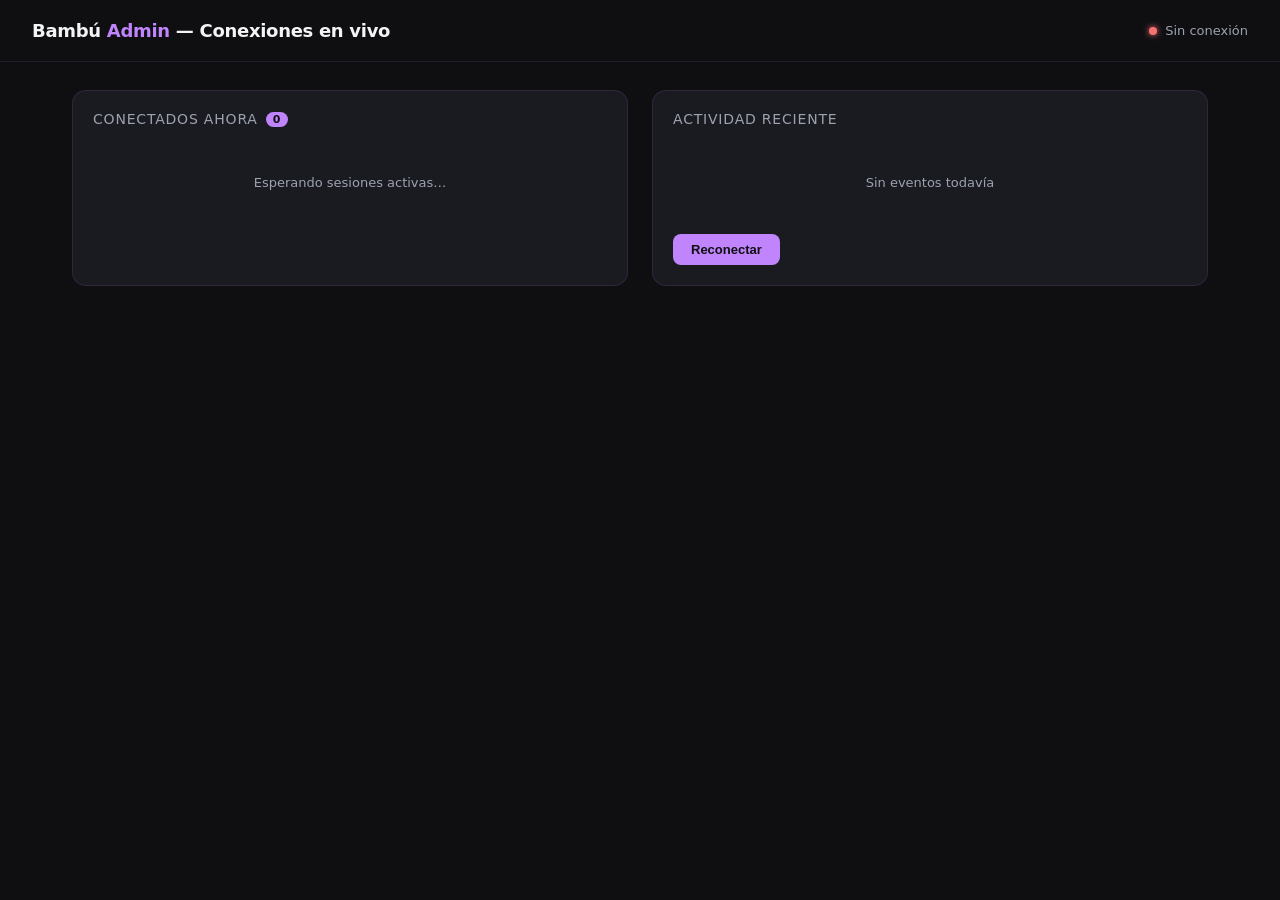
<file: admin-panel/index.html>
<!DOCTYPE html>
<html lang="es">
<head>
    <meta charset="UTF-8">
    <meta name="viewport" content="width=device-width, initial-scale=1.0">
    <title>Bambú Admin — Conexiones en Vivo</title>
    <style>
        :root {
            --bg: #0f0f12;
            --bg-card: #1a1a21;
            --bg-item: #22222c;
            --border: rgba(192, 132, 252, 0.12);
            --text: #f3f4f6;
            --muted: #9ca3af;
            --accent: #c084fc;
            --green: #34d399;
            --red: #f87171;
            --yellow: #fbbf24;
        }

        * { box-sizing: border-box; margin: 0; padding: 0; }

        body {
            background: var(--bg);
            color: var(--text);
            font-family: 'Segoe UI', system-ui, sans-serif;
            min-height: 100vh;
        }

        header {
            padding: 20px 32px;
            border-bottom: 1px solid var(--border);
            display: flex;
            align-items: center;
            justify-content: space-between;
        }

        header h1 {
            font-size: 18px;
            font-weight: 600;
            letter-spacing: -0.3px;
        }

        header h1 span { color: var(--accent); }

        #status-badge {
            display: flex;
            align-items: center;
            gap: 8px;
            font-size: 13px;
            color: var(--muted);
        }

        #status-dot {
            width: 8px; height: 8px;
            border-radius: 50%;
            background: var(--yellow);
            transition: background 0.3s;
        }

        #status-dot.ok     { background: var(--green); box-shadow: 0 0 6px var(--green); }
        #status-dot.error  { background: var(--red);   box-shadow: 0 0 6px var(--red); }

        main {
            display: grid;
            grid-template-columns: 1fr 1fr;
            gap: 24px;
            padding: 28px 32px;
            max-width: 1200px;
            margin: 0 auto;
        }

        @media (max-width: 700px) { main { grid-template-columns: 1fr; } }

        section {
            background: var(--bg-card);
            border: 1px solid var(--border);
            border-radius: 14px;
            padding: 20px;
        }

        section h2 {
            font-size: 14px;
            font-weight: 500;
            color: var(--muted);
            text-transform: uppercase;
            letter-spacing: 0.8px;
            margin-bottom: 16px;
            display: flex;
            align-items: center;
            gap: 8px;
        }

        section h2 .count {
            background: var(--accent);
            color: #0f0f12;
            font-size: 11px;
            font-weight: 700;
            padding: 1px 7px;
            border-radius: 20px;
        }

        #conectados-list, #eventos-list {
            display: flex;
            flex-direction: column;
            gap: 10px;
            max-height: 420px;
            overflow-y: auto;
        }

        .user-card {
            background: var(--bg-item);
            border-radius: 10px;
            padding: 12px 14px;
            display: flex;
            align-items: center;
            gap: 12px;
            animation: fadeIn 0.3s ease;
        }

        .user-avatar {
            width: 36px; height: 36px;
            border-radius: 50%;
            background: rgba(192, 132, 252, 0.15);
            border: 1px solid rgba(192, 132, 252, 0.3);
            display: flex; align-items: center; justify-content: center;
            font-size: 15px;
            flex-shrink: 0;
        }

        .user-info { flex: 1; min-width: 0; }
        .user-name { font-size: 14px; font-weight: 600; }
        .user-meta { font-size: 12px; color: var(--muted); margin-top: 2px; white-space: nowrap; overflow: hidden; text-overflow: ellipsis; }

        .badge {
            font-size: 11px;
            font-weight: 600;
            padding: 3px 9px;
            border-radius: 20px;
            flex-shrink: 0;
        }
        .badge-on  { background: rgba(52, 211, 153, 0.15); color: var(--green); border: 1px solid rgba(52,211,153,0.3); }
        .badge-off { background: rgba(248, 113, 113, 0.15); color: var(--red);   border: 1px solid rgba(248,113,113,0.3); }

        .evento-row {
            background: var(--bg-item);
            border-radius: 8px;
            padding: 10px 14px;
            font-size: 13px;
            display: flex;
            align-items: center;
            gap: 10px;
            animation: fadeIn 0.3s ease;
        }

        .evento-icon { font-size: 16px; flex-shrink: 0; }
        .evento-body { flex: 1; }
        .evento-user { font-weight: 600; }
        .evento-time { font-size: 11px; color: var(--muted); margin-left: auto; flex-shrink: 0; }

        .empty-msg {
            text-align: center;
            padding: 32px 0;
            color: var(--muted);
            font-size: 13px;
        }

        @keyframes fadeIn {
            from { opacity: 0; transform: translateY(-6px); }
            to   { opacity: 1; transform: translateY(0); }
        }

        /* Scrollbar */
        ::-webkit-scrollbar { width: 4px; }
        ::-webkit-scrollbar-track { background: transparent; }
        ::-webkit-scrollbar-thumb { background: rgba(255,255,255,0.1); border-radius: 4px; }

        #reconect-btn {
            display: none;
            margin-top: 12px;
            padding: 8px 18px;
            background: var(--accent);
            color: #0f0f12;
            border: none;
            border-radius: 8px;
            font-size: 13px;
            font-weight: 600;
            cursor: pointer;
        }
    </style>
</head>
<body>

<header>
    <h1>Bambú <span>Admin</span> — Conexiones en vivo</h1>
    <div id="status-badge">
        <div id="status-dot"></div>
        <span id="status-text">Conectando…</span>
    </div>
</header>

<main>
    <section>
        <h2>Conectados ahora <span id="count-badge" class="count">0</span></h2>
        <div id="conectados-list">
            <div class="empty-msg">Esperando sesiones activas…</div>
        </div>
    </section>

    <section>
        <h2>Actividad reciente</h2>
        <div id="eventos-list">
            <div class="empty-msg">Sin eventos todavía</div>
        </div>
        <button id="reconect-btn" onclick="conectarWS()">Reconectar</button>
    </section>
</main>

<script>
    // ─── Configura la URL de tu backend aquí ──────────────────────────────────
    const WS_URL = "ws://localhost:8000/pfsense/admin/ws";
    // ─────────────────────────────────────────────────────────────────────────

    let ws = null;
    let sesionesActivas = {};   // session_id → data
    let MAX_EVENTOS = 50;

    const dot        = document.getElementById("status-dot");
    const statusText = document.getElementById("status-text");
    const listConn   = document.getElementById("conectados-list");
    const listEvt    = document.getElementById("eventos-list");
    const countBadge = document.getElementById("count-badge");
    const reconBtn   = document.getElementById("reconect-btn");

    function setStatus(state, text) {
        dot.className = state;
        statusText.textContent = text;
    }

    function conectarWS() {
        reconBtn.style.display = "none";
        setStatus("", "Conectando…");
        ws = new WebSocket(WS_URL);

        ws.onopen = () => setStatus("ok", "En vivo");

        ws.onmessage = (e) => {
            const msg = JSON.parse(e.data);

            if (msg.type === "estado_inicial") {
                sesionesActivas = {};
                (msg.data || []).forEach(s => sesionesActivas[s.session_id] = s);
                renderConectados();
                return;
            }

            if (msg.type === "nueva_conexion") {
                sesionesActivas[generarId(msg.data)] = msg.data;
                renderConectados();
                agregarEvento("🟢", msg.data.username, "se conectó", msg.timestamp, "badge-on");
            }

            if (msg.type === "desconexion") {
                const key = Object.keys(sesionesActivas).find(
                    k => sesionesActivas[k].username === msg.data.username && sesionesActivas[k].ip === msg.data.ip
                );
                if (key) delete sesionesActivas[key];
                renderConectados();
                agregarEvento("🔴", msg.data.username, "se desconectó", msg.timestamp, "badge-off");
            }
        };

        ws.onclose = () => {
            setStatus("error", "Sin conexión");
            reconBtn.style.display = "block";
        };

        ws.onerror = () => setStatus("error", "Error de conexión");
    }

    function generarId(data) {
        return `${data.username}_${data.ip}_${Date.now()}`;
    }

    function renderConectados() {
        const lista = Object.values(sesionesActivas);
        countBadge.textContent = lista.length;

        if (lista.length === 0) {
            listConn.innerHTML = '<div class="empty-msg">Nadie conectado ahora mismo</div>';
            return;
        }

        listConn.innerHTML = lista.map(s => `
            <div class="user-card">
                <div class="user-avatar">👤</div>
                <div class="user-info">
                    <div class="user-name">${esc(s.username)}</div>
                    <div class="user-meta">IP: ${esc(s.ip)} · MAC: ${esc(s.mac || "—")}</div>
                </div>
                <span class="badge badge-on">Online</span>
            </div>
        `).join("");
    }

    function agregarEvento(icono, usuario, accion, ts, badgeClass) {
        const esVacio = listEvt.querySelector(".empty-msg");
        if (esVacio) listEvt.innerHTML = "";

        const hora = ts ? new Date(ts).toLocaleTimeString("es-AR", { hour: "2-digit", minute: "2-digit", second: "2-digit" }) : "--:--";
        const fila = document.createElement("div");
        fila.className = "evento-row";
        fila.innerHTML = `
            <span class="evento-icon">${icono}</span>
            <span class="evento-body">
                <span class="evento-user">${esc(usuario)}</span> ${accion}
            </span>
            <span class="evento-time">${hora}</span>
        `;
        listEvt.insertBefore(fila, listEvt.firstChild);

        // Limitar historial
        while (listEvt.children.length > MAX_EVENTOS) {
            listEvt.removeChild(listEvt.lastChild);
        }
    }

    function esc(str) {
        return String(str ?? "").replace(/&/g,"&amp;").replace(/</g,"&lt;").replace(/>/g,"&gt;");
    }

    conectarWS();
</script>
</body>
</html>
</file>
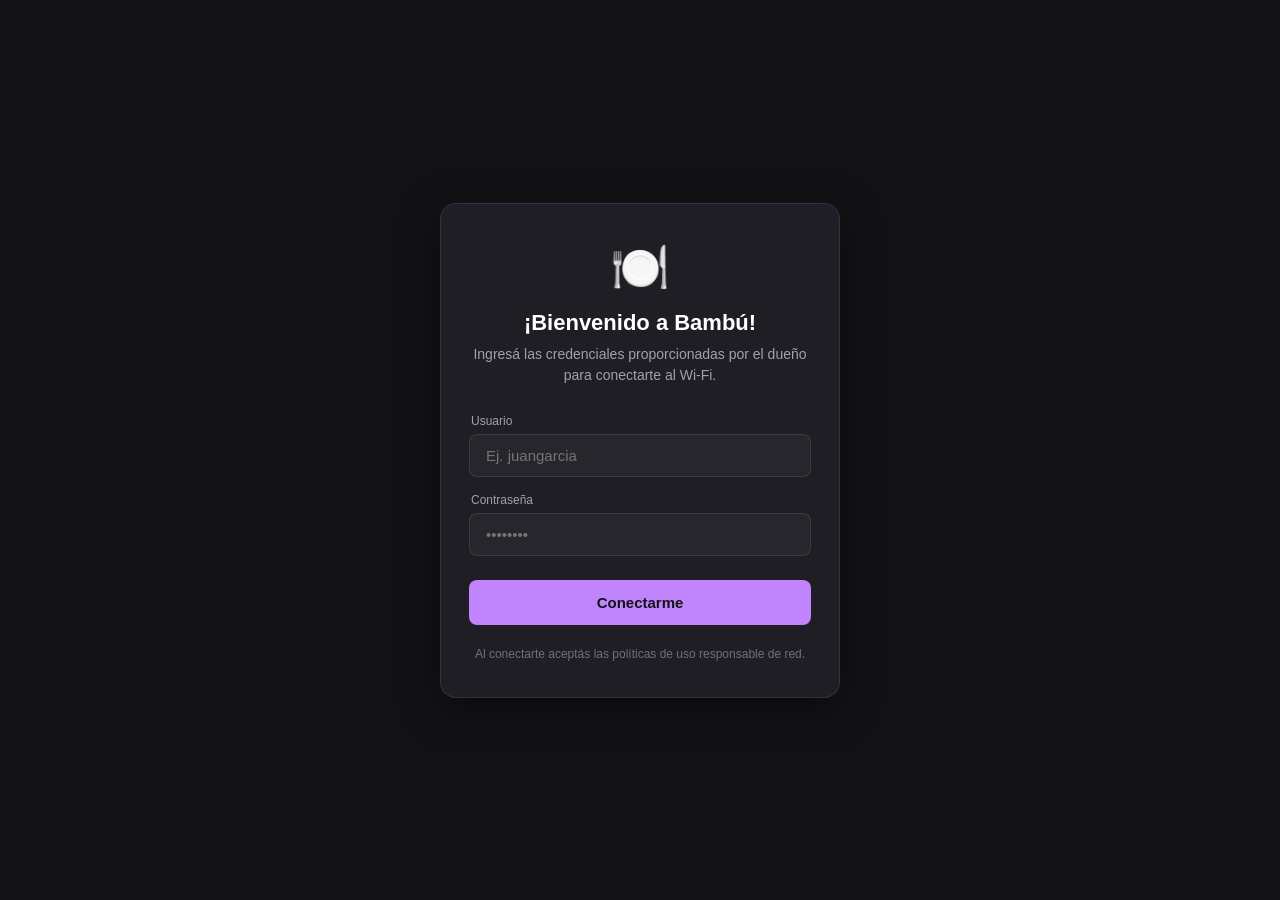
<file: captive-portal-page/index.html>
<!DOCTYPE html>
<html lang="es">
<head>
    <meta charset="UTF-8">
    <meta name="viewport" content="width=device-width, initial-scale=1.0">
    <title>Bambú — Conexión Wi-Fi</title>
    <style>
        * { box-sizing: border-box; margin: 0; padding: 0; }

        body {
            font-family: 'Segoe UI', Tahoma, Geneva, Verdana, sans-serif;
            background-color: #131316;
            color: #f3f4f6;
            display: flex;
            justify-content: center;
            align-items: center;
            min-height: 100vh;
            padding: 16px;
        }

        .card {
            background: #1e1e24;
            border: 1px solid rgba(192, 132, 252, 0.15);
            border-radius: 16px;
            padding: 36px 28px;
            width: 100%;
            max-width: 400px;
            text-align: center;
            box-shadow: 0 10px 40px rgba(0,0,0,0.5);
        }

        .logo { font-size: 48px; margin-bottom: 14px; }

        h1 {
            font-size: 22px;
            font-weight: 700;
            color: #fff;
            margin-bottom: 8px;
        }

        .sub {
            font-size: 14px;
            color: #9ca3af;
            margin-bottom: 28px;
            line-height: 1.5;
        }

        .field { margin-bottom: 16px; text-align: left; }

        label {
            display: block;
            font-size: 12px;
            color: #9ca3af;
            font-weight: 500;
            margin-bottom: 6px;
            padding-left: 2px;
        }

        input[type="text"],
        input[type="password"] {
            width: 100%;
            padding: 12px 16px;
            background: rgba(255,255,255,0.04);
            border: 1px solid rgba(255,255,255,0.1);
            border-radius: 8px;
            color: #fff;
            font-size: 15px;
            outline: none;
            font-family: inherit;
        }

        input[type="text"]:focus,
        input[type="password"]:focus {
            border-color: #c084fc;
            background: rgba(192,132,252,0.06);
            box-shadow: 0 0 0 3px rgba(192,132,252,0.15);
        }

        input[type="submit"] {
            width: 100%;
            padding: 14px;
            margin-top: 8px;
            background: #c084fc;
            border: none;
            border-radius: 8px;
            color: #131316;
            font-size: 15px;
            font-weight: 700;
            cursor: pointer;
            font-family: inherit;
        }

        input[type="submit"]:hover { background: #a855f7; }

        .footer {
            margin-top: 22px;
            font-size: 12px;
            color: #6b7280;
        }
    </style>
</head>
<body>
    <div class="card">
        <div class="logo">🍽️</div>
        <h1>¡Bienvenido a Bambú!</h1>
        <p class="sub">Ingresá las credenciales proporcionadas por el dueño para conectarte al Wi-Fi.</p>

        <form method="post" action="$PORTAL_ACTION$">
            <input type="hidden" name="redirurl" value="$PORTAL_REDIRURL$">
            <input type="hidden" name="zone"     value="$PORTAL_ZONE$">

            <div class="field">
                <label for="auth_user">Usuario</label>
                <input type="text" id="auth_user" name="auth_user"
                       placeholder="Ej. juangarcia" required
                       autocomplete="off" autocorrect="off"
                       autocapitalize="none" spellcheck="false">
            </div>

            <div class="field">
                <label for="auth_pass">Contraseña</label>
                <input type="password" id="auth_pass" name="auth_pass"
                       placeholder="••••••••" required>
            </div>

            <input type="submit" name="accept" value="Conectarme">
        </form>

        <p class="footer">Al conectarte aceptás las políticas de uso responsable de red.</p>
    </div>
</body>
</html>
</file>
